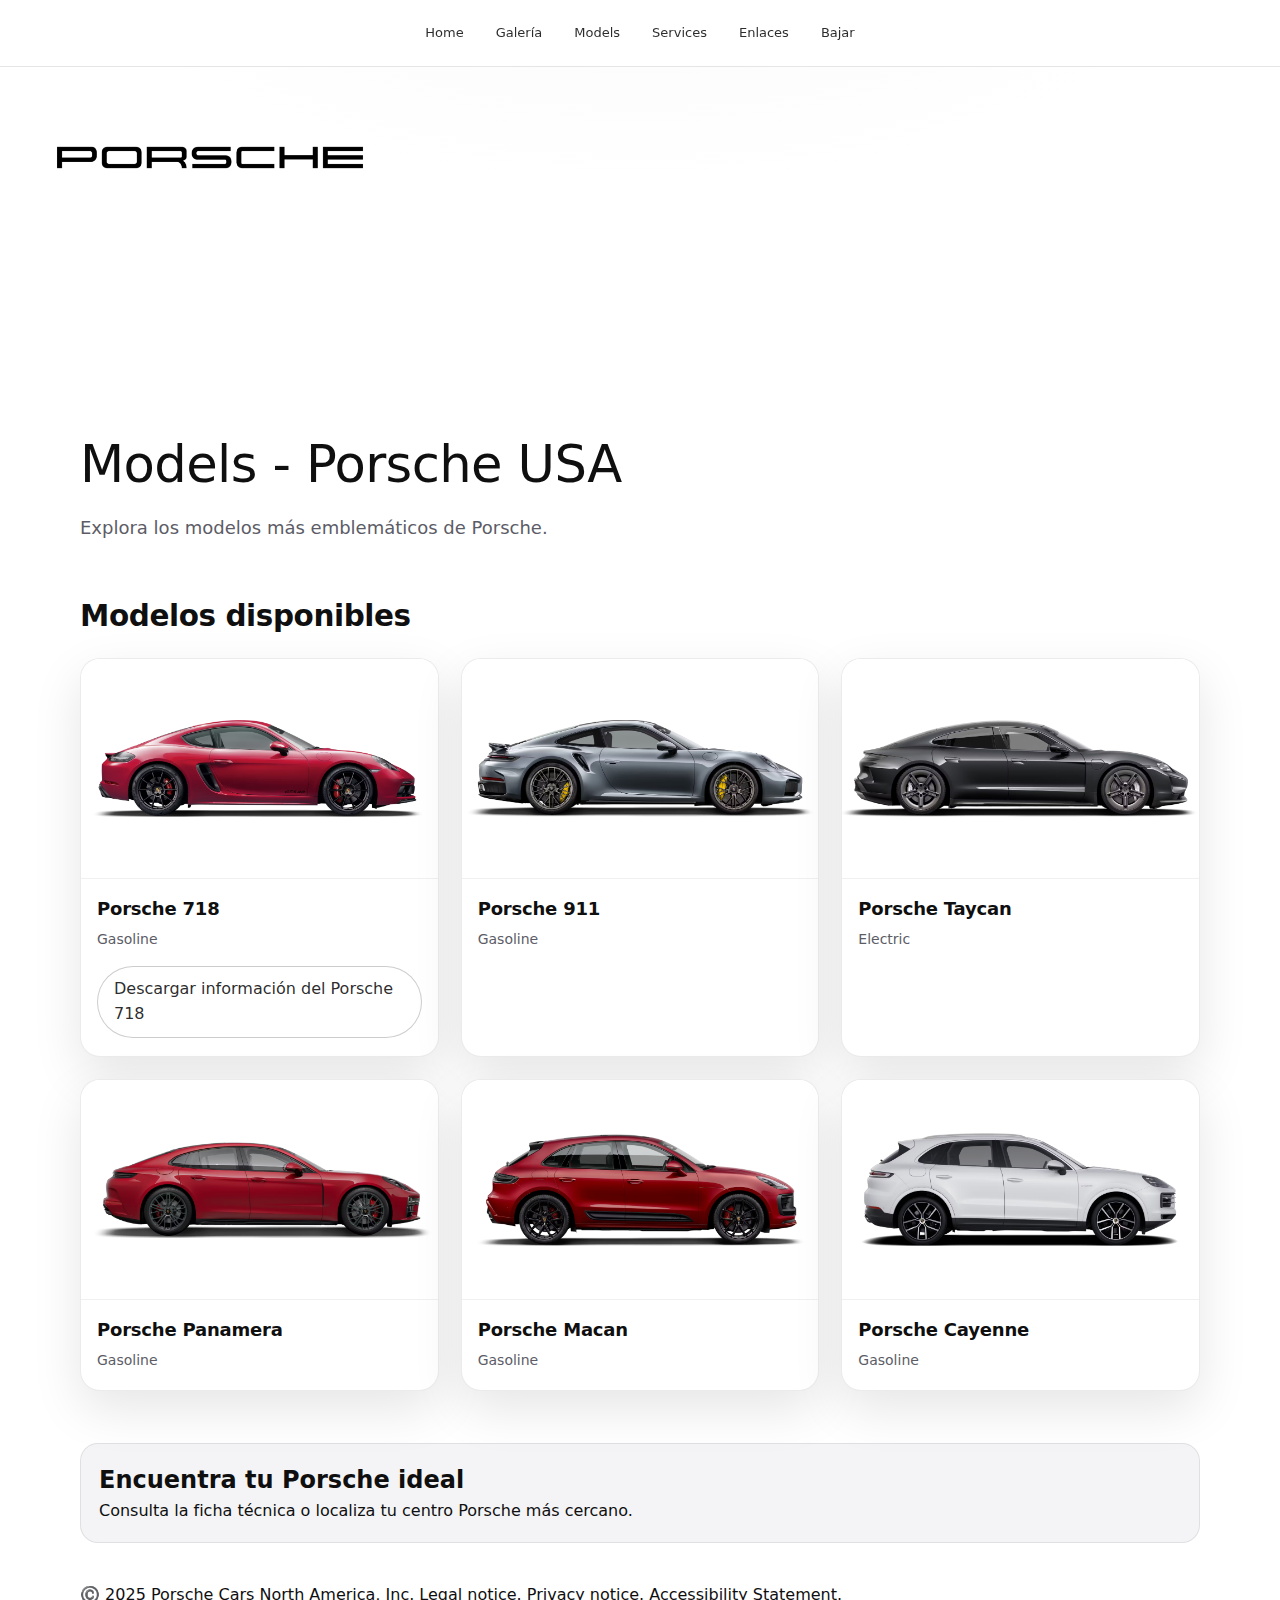
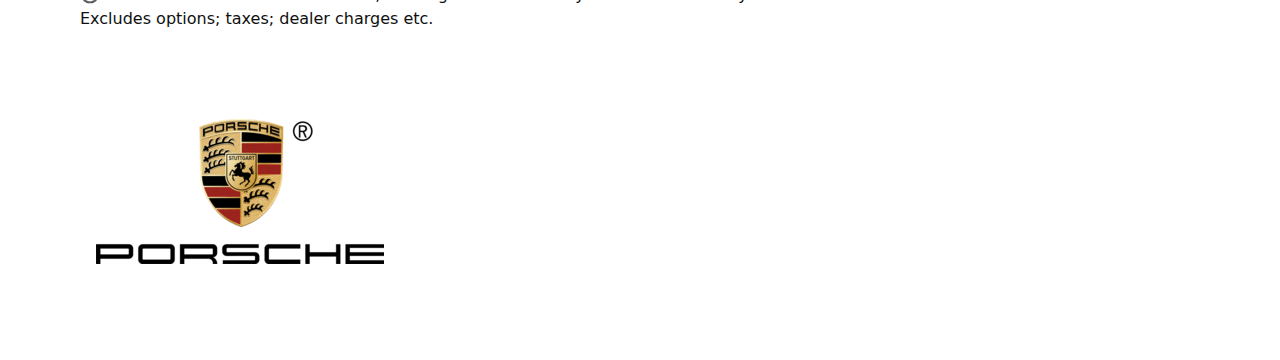
<file: models.html>
<!DOCTYPE html>
<html lang="es">
<head>
    <meta charset="UTF-8">
    <meta name="viewport" content="width=device-width, initial-scale=1.0">
    <title>Models - Porsche USA</title>
    <link rel="stylesheet" href="porsche.css">
</head>
<body>

    <a href="Pagina1.html">
        <img class="logo" src="letras logo porsche.png" alt="Logo Porsche" width="400" height="200">
    </a>

    <nav class="menu">
        <a href="#inicio">Home</a>
        <a href="#galeria">Galería</a>
        <a href="#models">Models</a>
        <a href="services.html">Services</a>
        <a href="#enlaces">Enlaces</a>
        <a href="#final">Bajar</a>
    </nav>

    <div class="espacio-nav"></div>

    <header>
        <h1>Models - Porsche USA</h1>
        <p>Explora los modelos más emblemáticos de Porsche.</p>
    </header>

    <section>
        <h2>Modelos disponibles</h2>

        <div class="grid">
            <article class="card">
                <img src="Porsche 718.avif" alt="Porsche 718">
                <div class="texto">
                    <h3>Porsche 718</h3>
                    <p>Gasoline</p>
                    <a class="boton" href="Porsche 718 Info.docx" download>Descargar información del Porsche 718</a>
                </div>
            </article>

            <article class="card">
                <img src="Porsche 911.avif" alt="Porsche 911">
                <div class="texto">
                    <h3>Porsche 911</h3>
                    <p>Gasoline</p>
                </div>
            </article>

            <article class="card">
                <img src="Porsche Taycan.avif" alt="Porsche Taycan">
                <div class="texto">
                    <h3>Porsche Taycan</h3>
                    <p>Electric</p>
                </div>
            </article>

            <article class="card">
                <img src="Porsche Panamera.avif" alt="Porsche Panamera">
                <div class="texto">
                    <h3>Porsche Panamera</h3>
                    <p>Gasoline</p>
                </div>
            </article>

            <article class="card">
                <img src="Porsche Macan.avif" alt="Porsche Macan">
                <div class="texto">
                    <h3>Porsche Macan</h3>
                    <p>Gasoline</p>
                </div>
            </article>

            <article class="card">
                <img src="Porsche Cayenne.avif" alt="Porsche Cayenne">
                <div class="texto">
                    <h3>Porsche Cayenne</h3>
                    <p>Gasoline</p>
                </div>
            </article>
        </div>
    </section>

    <aside>
        <h2>Encuentra tu Porsche ideal</h2>
        <p>Consulta la ficha técnica o localiza tu centro Porsche más cercano.</p>
    </aside>

    <footer>
        <p>©️ 2025 Porsche Cars North America, Inc. Legal notice. Privacy notice. Accessibility Statement.</p>
        <p>Excludes options; taxes; dealer charges etc.</p>
        <img src="Porsche Logo.png" alt="Logo de Porsche">
    </footer>

</body>
</html>
</file>
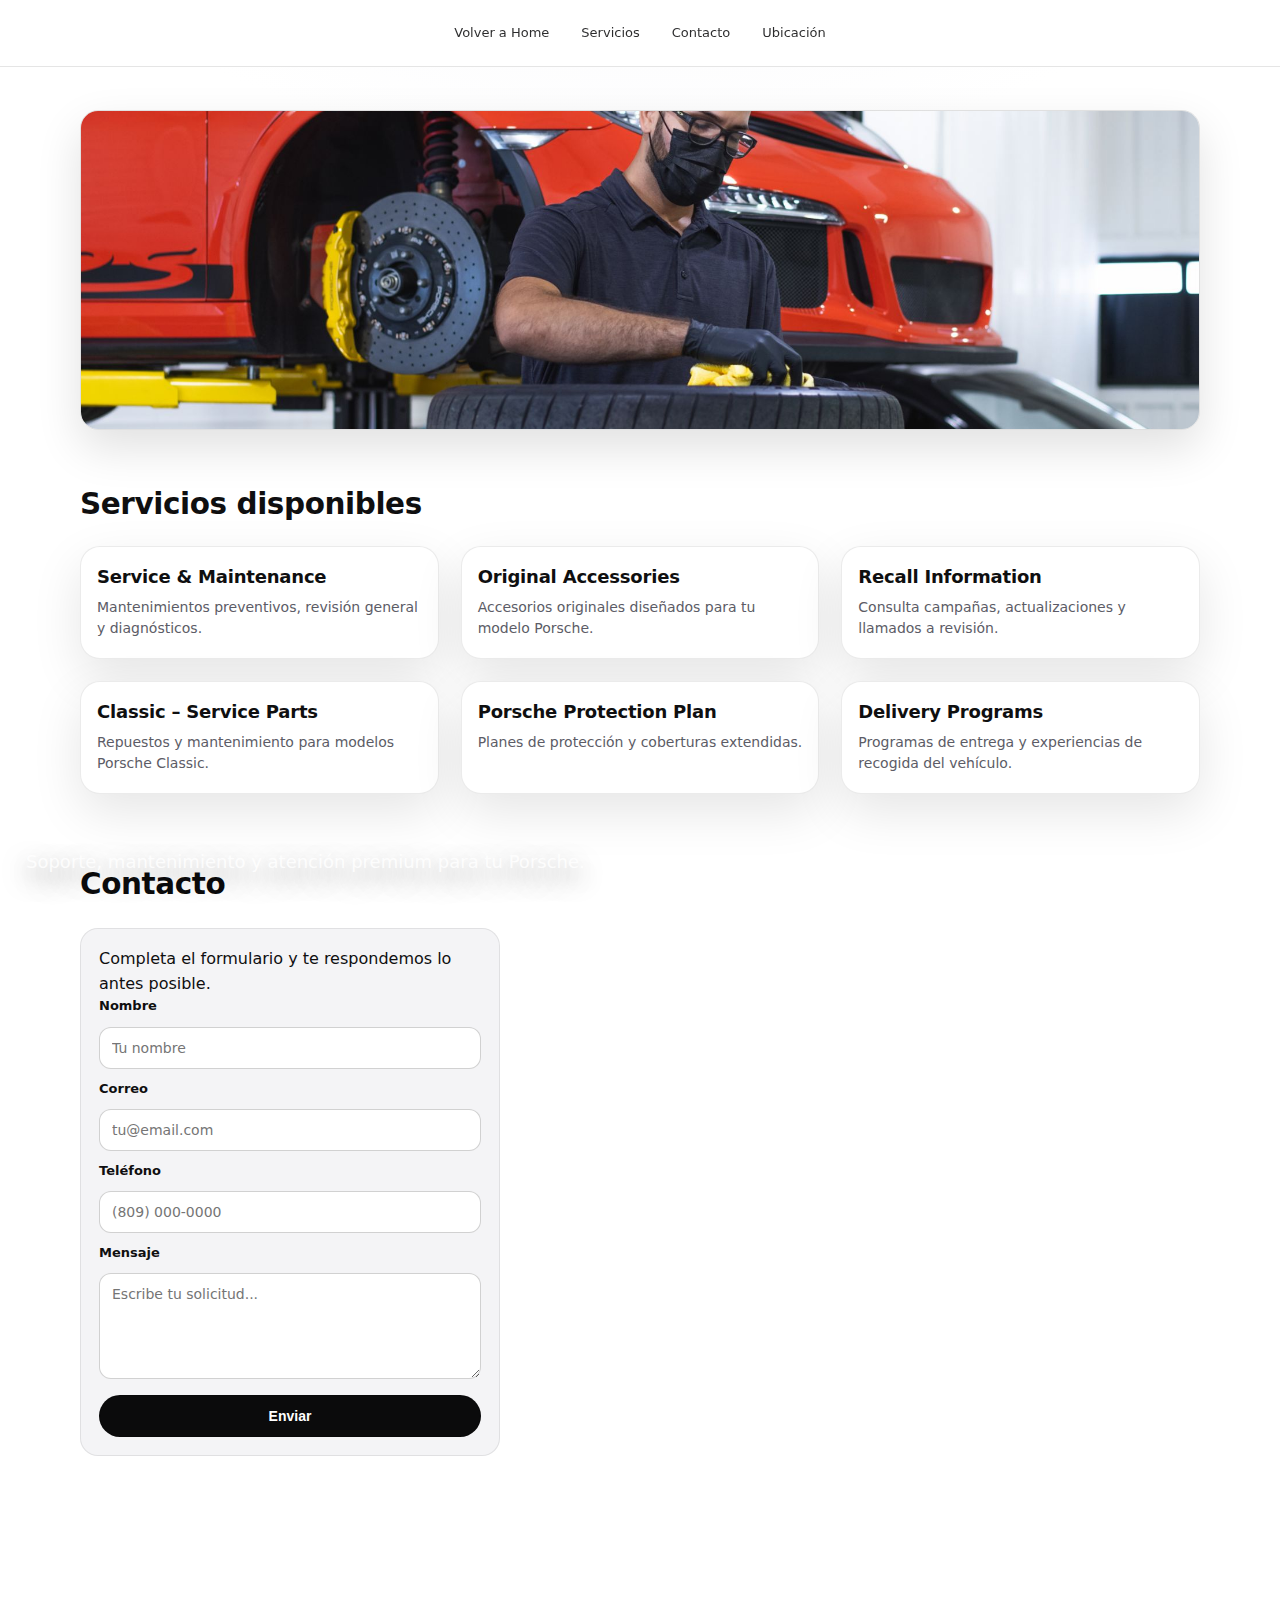
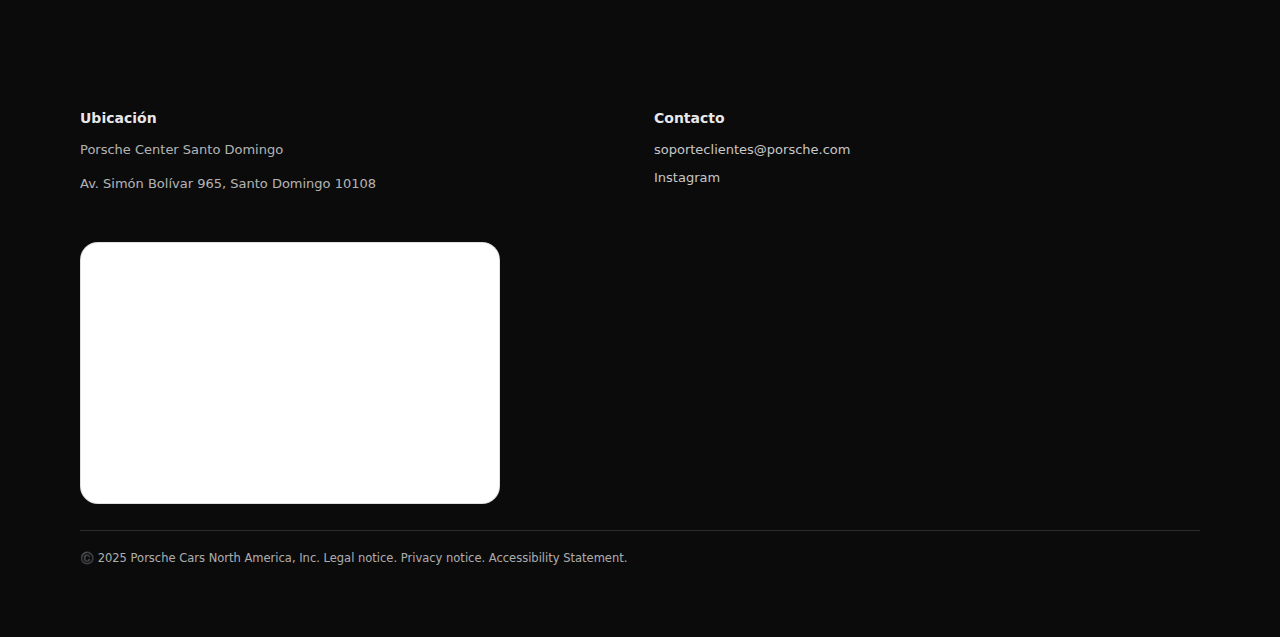
<file: services.html>
<!DOCTYPE html>
<html lang="es">

<head>
    <meta charset="UTF-8" />
    <meta name="viewport" content="width=device-width, initial-scale=1.0" />
    <title>Services - Porsche USA</title>
    <link rel="stylesheet" href="porsche.css" />
</head>

<body id="inicio-services">

    <nav class="menu">
        <a href="index.html">Volver a Home</a>
        <a href="#servicios">Servicios</a>
        <a href="#contacto">Contacto</a>
        <a href="#ubicacion">Ubicación</a>
    </nav>

    <div class="espacio-nav"></div>

    <header class="hero-services">
        <div class="hero-text">
            <p>Soporte, mantenimiento y atención premium para tu Porsche.</p>
        </div>

        <div class="hero-img">
            <img src="imgserv.jpg" alt="Técnico mecánico especializado" />
        </div>
    </header>

    <main>
        <section id="servicios">
            <h2>Servicios disponibles</h2>

            <div class="grid">
                <article class="card">
                    <div class="texto">
                        <h3>Service & Maintenance</h3>
                        <p>Mantenimientos preventivos, revisión general y diagnósticos.</p>
                    </div>
                </article>

                <article class="card">
                    <div class="texto">
                        <h3>Original Accessories</h3>
                        <p>Accesorios originales diseñados para tu modelo Porsche.</p>
                    </div>
                </article>

                <article class="card">
                    <div class="texto">
                        <h3>Recall Information</h3>
                        <p>Consulta campañas, actualizaciones y llamados a revisión.</p>
                    </div>
                </article>

                <article class="card">
                    <div class="texto">
                        <h3>Classic – Service Parts</h3>
                        <p>Repuestos y mantenimiento para modelos Porsche Classic.</p>
                    </div>
                </article>

                <article class="card">
                    <div class="texto">
                        <h3>Porsche Protection Plan</h3>
                        <p>Planes de protección y coberturas extendidas.</p>
                    </div>
                </article>

                <article class="card">
                    <div class="texto">
                        <h3>Delivery Programs</h3>
                        <p>Programas de entrega y experiencias de recogida del vehículo.</p>
                    </div>
                </article>
            </div>
        </section>

        <section id="contacto">
            <h2>Contacto</h2>

            <aside class="contacto-box">
                <p>Completa el formulario y te respondemos lo antes posible.</p>

                <form class="form-contacto" action="#" method="post">
                    <label for="nombre">Nombre</label>
                    <input id="nombre" name="nombre" type="text" placeholder="Tu nombre" required />

                    <label for="correo">Correo</label>
                    <input id="correo" name="correo" type="email" placeholder="tu@email.com" required />

                    <label for="telefono">Teléfono</label>
                    <input id="telefono" name="telefono" type="tel" placeholder="(809) 000-0000" />

                    <label for="mensaje">Mensaje</label>
                    <textarea id="mensaje" name="mensaje" rows="5" placeholder="Escribe tu solicitud..."
                        required></textarea>

                    <button class="btn-enviar" type="submit">Enviar</button>
                </form>
            </aside>
        </section>
    </main>


    <footer id="ubicacion" class="footer-porsche">
        <div class="footer-wrap">
            <div class="footer-grid">
                <section class="footer-col">
                    <h3>Ubicación</h3>
                    <p>Porsche Center Santo Domingo</p>
                    <p>Av. Simón Bolívar 965, Santo Domingo 10108</p>
                </section>

                <section class="footer-col">
                    <h3>Contacto</h3>
                    <a class="footer-link" href="mailto:soporteclientes@porsche.com">soporteclientes@porsche.com</a>
                    <a class="footer-link" href="https://www.instagram.com/porsche/" target="_blank">Instagram</a>
                </section>
            </div>

            <div class="mapa-box">
                <iframe title="Mapa Porsche Center Santo Domingo"
                    src="https://www.google.com/maps?q=Porsche+Center+Santo+Domingo,+Av+Sim%C3%B3n+Bol%C3%ADvar+965,+Santo+Domingo+10108&output=embed"
                    loading="lazy" referrerpolicy="no-referrer-when-downgrade">
                </iframe>
            </div>

            <hr class="footer-line">

            <p class="footer-legal">
                ©️ 2025 Porsche Cars North America, Inc. Legal notice. Privacy notice. Accessibility Statement.
            </p>
        </div>
    </footer>

</body>

</html>
</file>
<file: porsche.css>
* {
    margin: 0;
    padding: 0;
    box-sizing: border-box;
}

html {
    scroll-behavior: smooth;
}

body {
    font-family: system-ui, -apple-system, "Segoe UI", Roboto, Arial, Helvetica, sans-serif;
    background: radial-gradient(1200px 700px at 50% -10%, #f7f7fa 0%, #ffffff 55%);
    color: #0f0f10;
    line-height: 1.55;
}

a {
    color: inherit;
}

#inicio,
#galeria,
#mas-modelos,
#models,
#final,
#descubra,
#top-services,
#services,
#contacto {
    scroll-margin-top: 90px;
}

.contacto-box {
    max-width: 420px;
    margin-right: auto;
    margin-left: 0;
    margin-top: 20px;
    margin-bottom: 40px;
    padding: 18px;
    background: #f4f4f6;
    border: 1px solid rgba(0, 0, 0, 0.08);
    border-radius: 18px;
}

.form-contacto {
    display: flex;
    flex-direction: column;
    gap: 10px;
}

.form-contacto label {
    font-size: 13px;
    font-weight: 600;
}

.form-contacto input,
.form-contacto textarea {
    width: 100%;
    padding: 12px;
    border-radius: 12px;
    border: 1px solid rgba(0, 0, 0, 0.18);
    background: #ffffff;
    font-family: inherit;
    font-size: 14px;
}

.btn-enviar {
    margin-top: 6px;
    padding: 12px 16px;
    border-radius: 999px;
    border: 1px solid rgba(0, 0, 0, 0.22);
    background: #0b0b0c;
    color: #ffffff;
    font-size: 14px;
    font-weight: 600;
    cursor: pointer;
}

.mapa-box {
    width: 100%;
    max-width: 420px;
    border-radius: 18px;
    overflow: hidden;
    border: 1px solid rgba(0, 0, 0, 0.12);
    background: #ffffff;
    margin-right: auto;
}

.mapa-box iframe {
    width: 100%;
    height: 260px;
    border: 0;
    display: block;
}

.menu {
    position: fixed;
    top: 0;
    left: 0;
    width: 100%;
    padding: 14px 10px;
    background: rgba(255, 255, 255, 0.90);
    border-bottom: 1px solid rgba(0, 0, 0, 0.10);
    z-index: 999;
    display: flex;
    justify-content: center;
    gap: 8px;
    flex-wrap: wrap;
}

.menu a {
    display: inline-block;
    text-decoration: none;
    color: rgba(15, 15, 16, 0.88);
    font-size: 13px;
    padding: 9px 12px;
    border-radius: 999px;
    transition: background 0.2s ease, color 0.2s ease;
}

.menu a:hover {
    background: rgba(0, 0, 0, 0.06);
    color: rgba(15, 15, 16, 1);
}

.espacio-nav {
    height: 80px;
}

header,
section,
aside,
footer {
    width: 92%;
    max-width: 1120px;
    margin: 0 auto;
}

.hero {
    position: relative;
    width: 92%;
    max-width: 1120px;
    margin: 0 auto 20px auto;
}

.video-hero {
    width: 100%;
    height: 520px;
    display: block;
    border-radius: 22px;
    box-shadow: 0 30px 80px rgba(0, 0, 0, 0.25);
    object-fit: cover;
}

.hero-services {
    display: flex;
    gap: 22px;
    align-items: center;
    flex-wrap: wrap;
}

.hero-img {
    flex: 1;
    min-width: 260px;
}

.hero-img img {
    width: 100%;
    height: 320px;
    object-fit: cover;
    display: block;
    border-radius: 18px;
    border: 1px solid rgba(0, 0, 0, 0.12);
    box-shadow: 0 18px 45px rgba(0, 0, 0, 0.12);
}

.logo-link {
    position: absolute;
    top: 14px;
    left: 50%;
    z-index: 5;
    transform: translateX(-50%);
}

.logo {
    display: block;
    max-width: 420px;
    width: 72vw;
    height: auto;
}

.hero-text {
    position: absolute;
    left: 26px;
    bottom: 24px;
    z-index: 6;
    color: rgba(255, 255, 255, 0.95);
    text-shadow: 0 10px 25px rgba(0, 0, 0, 0.55);
}

.hero-text h1 {
    font-size: clamp(34px, 4vw, 58px);
    font-weight: 600;
    letter-spacing: -0.6px;
    margin-bottom: 8px;
}

.hero-text p {
    font-size: clamp(14px, 1.6vw, 18px);
    color: rgba(255, 255, 255, 0.86);
}

header {
    padding: 30px 0 18px 0;
}

header h1 {
    font-size: clamp(34px, 4vw, 58px);
    font-weight: 520;
    letter-spacing: -0.6px;
    margin-bottom: 10px;
}

header p {
    color: #5c5c66;
    font-size: clamp(14px, 1.6vw, 18px);
}

section {
    padding: 34px 0;
}

section h2 {
    font-size: clamp(22px, 2.3vw, 34px);
    font-weight: 600;
    letter-spacing: -0.4px;
    margin-bottom: 18px;
}

#galeria {
    background-color: lightgray;
    border-radius: 20px;
    padding: 40px;
}

.grid {
    display: grid;
    grid-template-columns: repeat(3, 1fr);
    gap: 22px;
    align-items: stretch;
}

.card {
    background: #ffffff;
    border: 1px solid rgba(0, 0, 0, 0.08);
    border-radius: 20px;
    overflow: hidden;
    box-shadow: 0 18px 50px rgba(0, 0, 0, 0.10);
    display: flex;
    flex-direction: column;
    height: 100%;
}

.card img {
    width: 100%;
    height: 220px;
    display: block;
    object-fit: contain;
    object-position: center;
    background: #ffffff;
    border-bottom: 1px solid rgba(0, 0, 0, 0.06);
}

.texto {
    padding: 16px 16px 18px 16px;
    display: flex;
    flex-direction: column;
    gap: 6px;
    flex: 1;
}

.texto h3 {
    font-size: 18px;
    font-weight: 650;
    letter-spacing: -0.2px;
}

.texto p {
    color: #5c5c66;
    font-size: 14px;
}

a.boton {
    display: inline-block;
    margin-top: 10px;
    padding: 10px 16px;
    border-radius: 999px;
    text-decoration: none;
    border: 1px solid rgba(0, 0, 0, 0.20);
    color: rgba(15, 15, 16, 0.90);
    background: rgba(255, 255, 255, 0.80);
    width: fit-content;
}

a.boton:hover {
    background: rgba(0, 0, 0, 0.06);
}

aside {
    margin: 18px auto 40px auto;
    padding: 18px;
    background: #f4f4f6;
    border: 1px solid rgba(0, 0, 0, 0.08);
    border-radius: 18px;
}

.float-box {
    background: rgba(255, 255, 255, 0.06);
    border: 1px solid rgba(255, 255, 255, 0.12);
    padding: 10px;
    border-radius: 10px;
    box-sizing: content-box;
}

.float-icon {
    float: left;
    width: 34px;
    height: 34px;
    margin-right: 10px;
    border-radius: 8px;
}

.float-text {
    font-size: 13px;
    color: rgba(255, 255, 255, 0.70);
    padding-top: 6px;
}

.clear {
    clear: both;
}

.border-box-demo {
    box-sizing: border-box;
}

.footer-porsche {
    background: #0b0b0c;
    color: rgba(255, 255, 255, 0.88);
    padding: 54px 0 70px 0;
    margin-top: 70px;
    width: 100%;
    max-width: none;
}

.footer-wrap {
    width: 92%;
    max-width: 1120px;
    margin: 0 auto;
}

.footer-top {
    margin-bottom: 26px;
}

.footer-region {
    font-size: 13px;
    color: rgba(255, 255, 255, 0.75);
    margin-bottom: 8px;
}

.footer-region2 {
    font-size: 13px;
    color: rgba(255, 255, 255, 0.88);
}

.footer-change {
    margin-left: 12px;
    font-size: 12px;
    color: rgba(255, 255, 255, 0.75);
    text-decoration: underline;
}

.footer-grid {
    display: flex;
    gap: 28px;
    flex-wrap: wrap;
    margin-top: 20px;
}

.footer-col {
    min-width: 190px;
    flex: 1;
}

.footer-col h3 {
    font-size: 14px;
    font-weight: 700;
    margin-bottom: 10px;
    color: rgba(255, 255, 255, 0.92);
}

.footer-col p {
    font-size: 13px;
    color: rgba(255, 255, 255, 0.70);
    margin-bottom: 14px;
}

.footer-cta {
    display: inline-block;
    background: #ffffff;
    color: #0b0b0c;
    padding: 11px 14px;
    border-radius: 6px;
    text-decoration: none;
    font-size: 13px;
    font-weight: 600;
    margin-top: 15px;
}

.footer-social {
    display: flex;
    gap: 10px;
    margin-top: 10px;
    flex-wrap: wrap;
}

.social-btn {
    width: 42px;
    height: 42px;
    display: inline-flex;
    align-items: center;
    justify-content: center;
    border-radius: 6px;
    background: #ffffff;
    color: #0b0b0c;
    text-decoration: none;
    font-size: 14px;
    font-weight: 700;
}

.footer-link {
    display: block;
    margin: 8px 0;
    font-size: 13px;
    color: rgba(255, 255, 255, 0.78);
    text-decoration: none;
}

.footer-line {
    border: 0;
    border-top: 1px solid rgba(255, 255, 255, 0.14);
    margin: 26px 0 18px 0;
}

.footer-legal {
    font-size: 11.5px;
    color: rgba(255, 255, 255, 0.68);
    line-height: 1.6;
}

.footer-brand {
    margin-top: 36px;
    display: flex;
    justify-content: center;
}

.footer-logo {
    width: 240px;
    height: auto;
    opacity: 0.95;
}

@media (max-width: 980px) {
    .grid {
        grid-template-columns: repeat(2, 1fr);
    }

    .video-hero {
        height: 420px;
    }

    .hero-text {
        left: 18px;
        bottom: 18px;
    }
}

@media (max-width: 640px) {
    .grid {
        grid-template-columns: 1fr;
    }

    .menu a {
        padding: 8px 10px;
        font-size: 12px;
    }

    .video-hero {
        height: 240px;
    }

    .footer-col {
        min-width: 100%;
    }

    .footer-logo {
        width: 200px;
    }

    #galeria {
        padding: 22px;
    }

    .hero-text {
        left: 14px;
        bottom: 14px;
    }

    .contacto-box,
    .mapa-box {
        max-width: 100%;
        margin-left: auto;
        margin-right: auto;
    }


    .mapa-box iframe {
        height: 220px;
    }

    .hero-img img {
        height: 240px;
    }
}

.menu a:hover,
.menu a:focus {
    background: #0b0b0c;
    color: #ffffff;
}
</file>
